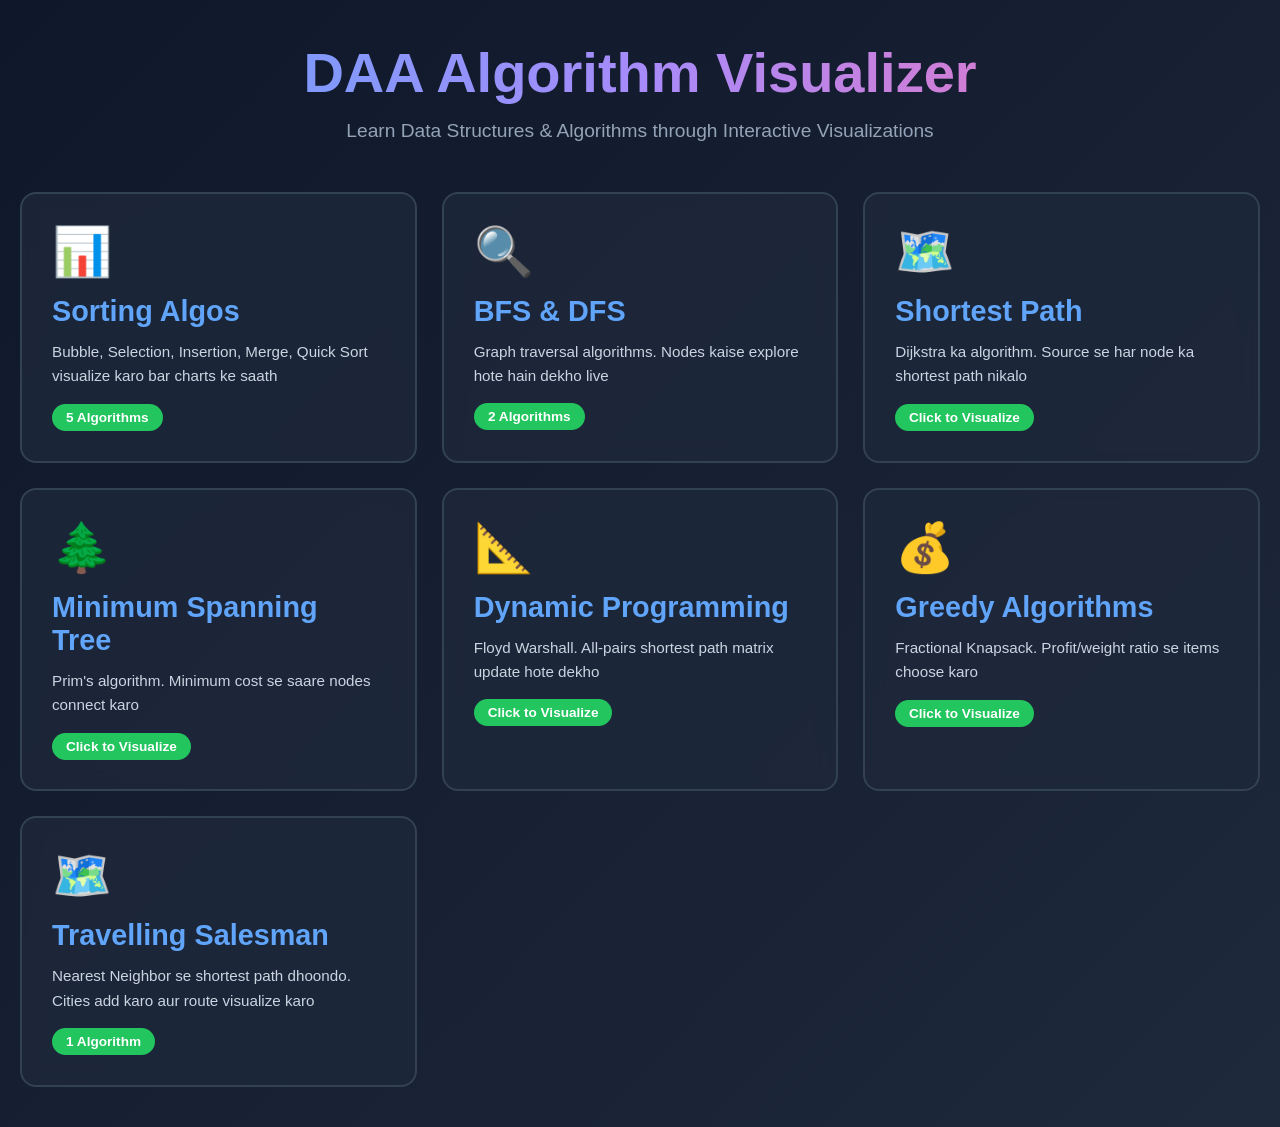
<file: src/main/resources/templates/index.html>
<!DOCTYPE html>
<html lang="en">
<head>
    <meta charset="UTF-8">
    <meta name="viewport" content="width=device-width, initial-scale=1.0">
    <title>DAA Visualizer</title>
    <style>
        * { margin: 0; padding: 0; box-sizing: border-box; }
        body {
            font-family: 'Segoe UI', sans-serif;
            background: linear-gradient(135deg, #0f172a 0%, #1e293b 100%);
            color: white;
            min-height: 100vh;
            padding: 40px 20px;
        }
        .container {
            max-width: 1400px;
            margin: 0 auto;
        }
        h1 {
            text-align: center;
            font-size: 3.5rem;
            margin-bottom: 15px;
            background: linear-gradient(90deg, #60a5fa, #a78bfa, #f472b6);
            -webkit-background-clip: text;
            -webkit-text-fill-color: transparent;
        }
        .subtitle {
            text-align: center;
            color: #94a3b8;
            font-size: 1.2rem;
            margin-bottom: 50px;
        }
        .grid {
            display: grid;
            grid-template-columns: repeat(auto-fit, minmax(350px, 1fr));
            gap: 25px;
            margin-top: 30px;
        }
        .card {
            background: rgba(30, 41, 59, 0.8);
            backdrop-filter: blur(10px);
            border: 2px solid #334155;
            border-radius: 16px;
            padding: 30px;
            text-decoration: none;
            color: white;
            transition: all 0.3s ease;
            cursor: pointer;
            display: block;
        }
        .card:hover {
            transform: translateY(-8px);
            border-color: #3b82f6;
            box-shadow: 0 20px 40px rgba(59, 130, 246, 0.3);
        }
        .card-icon {
            font-size: 3rem;
            margin-bottom: 15px;
        }
        .card h2 {
            color: #60a5fa;
            font-size: 1.8rem;
            margin-bottom: 12px;
        }
        .card p {
            color: #cbd5e1;
            line-height: 1.6;
            margin-bottom: 15px;
            font-size: 0.95rem;
        }
        .badge {
            display: inline-block;
            background: #3b82f6;
            color: white;
            padding: 6px 14px;
            border-radius: 20px;
            font-size: 0.85rem;
            font-weight: 600;
        }
        .badge.ready {
            background: #22c55e;
        }
    </style>
</head>
<body>
    <div class="container">
        <h1>DAA Algorithm Visualizer</h1>
        <p class="subtitle">Learn Data Structures & Algorithms through Interactive Visualizations</p>

        <div class="grid">
            <a href="/sort" class="card">
                <div class="card-icon">📊</div>
                <h2>Sorting Algos</h2>
                <p>Bubble, Selection, Insertion, Merge, Quick Sort visualize karo bar charts ke saath</p>
                <span class="badge ready">5 Algorithms</span>
            </a>

            <a href="/graph-traversal" class="card">
                <div class="card-icon">🔍</div>
                <h2>BFS & DFS</h2>
                <p>Graph traversal algorithms. Nodes kaise explore hote hain dekho live</p>
                <span class="badge ready">2 Algorithms</span>
            </a>

            <a href="/graph-path" class="card">
                <div class="card-icon">🗺️</div>
                <h2>Shortest Path</h2>
                <p>Dijkstra ka algorithm. Source se har node ka shortest path nikalo</p>
                <span class="badge ready">Click to Visualize</span>
            </a>

            <a href="/graph-mst" class="card">
                <div class="card-icon">🌲</div>
                <h2>Minimum Spanning Tree</h2>
                <p>Prim's algorithm. Minimum cost se saare nodes connect karo</p>
                <span class="badge ready">Click to Visualize</span>
            </a>

            <a href="/dp" class="card">
                <div class="card-icon">📐</div>
                <h2>Dynamic Programming</h2>
                <p>Floyd Warshall. All-pairs shortest path matrix update hote dekho</p>
                <span class="badge ready">Click to Visualize</span>
            </a>

            <a href="/greedy" class="card">
                <div class="card-icon">💰</div>
                <h2>Greedy Algorithms</h2>
                <p>Fractional Knapsack. Profit/weight ratio se items choose karo</p>
                <span class="badge ready">Click to Visualize</span>
            </a>

            <a href="/tsp" class="card">
                <div class="card-icon">🗺️</div>
                <h2>Travelling Salesman</h2>
                <p>Nearest Neighbor se shortest path dhoondo. Cities add karo aur route visualize karo</p>
                <span class="badge ready">1 Algorithm</span>
            </a>

            
        </div>
    </div>
</body>
</html>
</file>
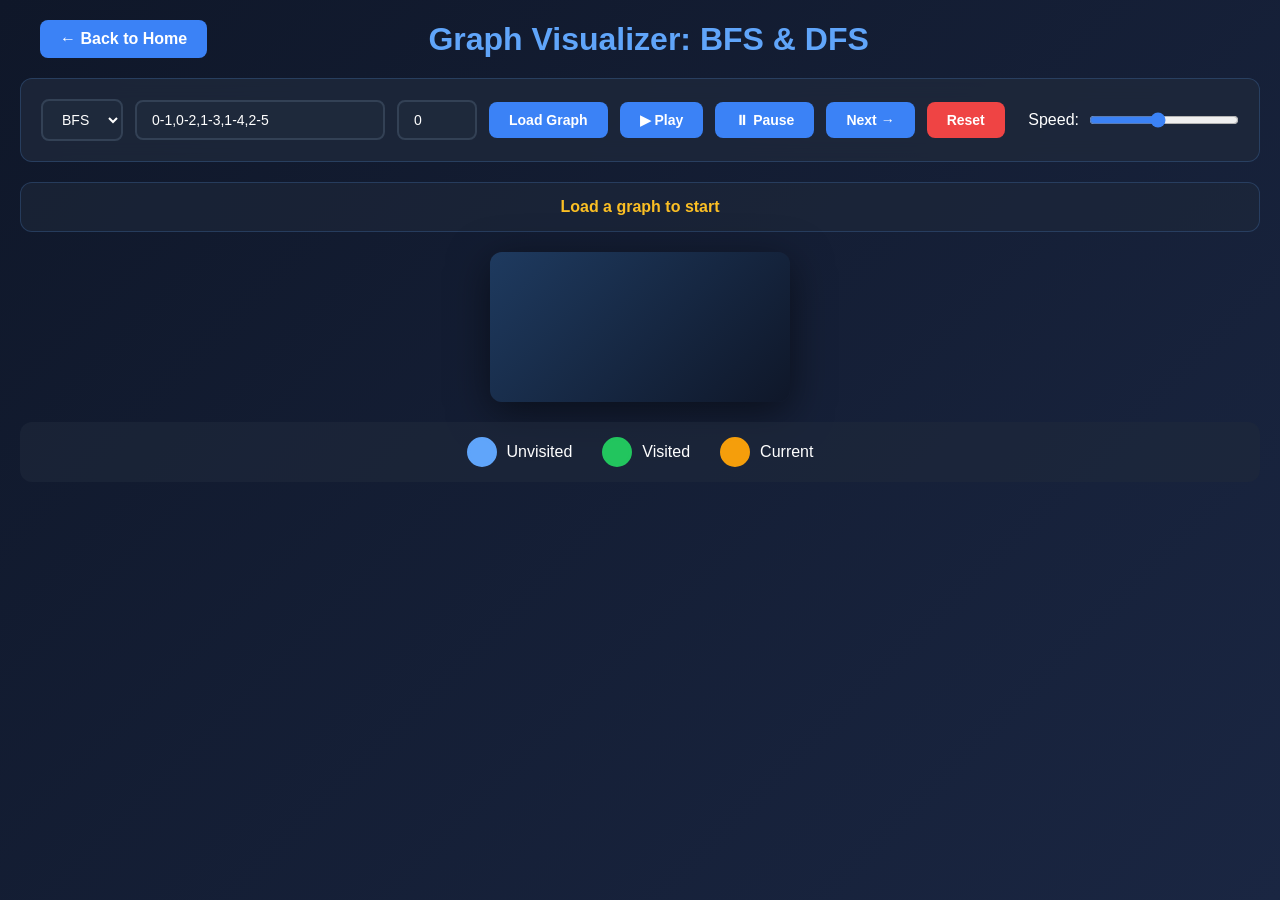
<file: src/main/resources/templates/bfsdfs.html>
<!DOCTYPE html>
<html lang="en">
<head>
    <meta charset="UTF-8">
    <meta name="viewport" content="width=device-width, initial-scale=1.0">
    <title>Graph Visualizer: BFS & DFS</title>
    <script src="https://d3js.org/d3.v7.min.js"></script>
    <style>
        * {
            margin: 0;
            padding: 0;
            box-sizing: border-box;
        }
        body {
            font-family: 'Segoe UI', Tahoma, Geneva, Verdana, sans-serif;
            background: linear-gradient(135deg, #0f1729 0%, #1a2642 100%);
            color: #fff;
            min-height: 100vh;
            padding: 20px;
        }
     .header {
            display: flex;
            align-items: center;
            justify-content: space-between;
            margin-bottom: 20px;
            padding: 0 20px;
        }
     .back-btn {
            background: #3b82f6;
            color: white;
            padding: 10px 20px;
            border: none;
            border-radius: 8px;
            cursor: pointer;
            font-weight: 600;
            text-decoration: none;
            display: inline-block;
        }
     .back-btn:hover {
            background: #2563eb;
        }
        h1 {
            color: #60a5fa;
            font-size: 32px;
            text-align: center;
            flex: 1;
        }
     .control-panel {
            background: rgba(30, 41, 59, 0.8);
            backdrop-filter: blur(10px);
            border-radius: 12px;
            padding: 20px;
            margin-bottom: 20px;
            display: flex;
            gap: 12px;
            align-items: center;
            flex-wrap: wrap;
            border: 1px solid rgba(96, 165, 250, 0.2);
        }
        select, input {
            background: #1e293b;
            color: white;
            border: 2px solid #334155;
            padding: 10px 15px;
            border-radius: 8px;
            font-size: 14px;
            outline: none;
        }
        select:focus, input:focus {
            border-color: #3b82f6;
        }
        input[type="text"] {
            width: 250px;
        }
        input[type="number"] {
            width: 80px;
        }
        button {
            padding: 10px 20px;
            border: none;
            border-radius: 8px;
            cursor: pointer;
            font-weight: 600;
            font-size: 14px;
            transition: all 0.3s;
        }
     .btn-load,.btn-play,.btn-pause,.btn-next {
            background: #3b82f6;
            color: white;
        }
     .btn-load:hover,.btn-play:hover,.btn-pause:hover,.btn-next:hover {
            background: #2563eb;
            transform: translateY(-2px);
        }
     .btn-reset {
            background: #ef4444;
            color: white;
        }
     .btn-reset:hover {
            background: #dc2626;
        }
        button:disabled {
            opacity: 0.5;
            cursor: not-allowed;
            transform: none!important;
        }
     .speed-control {
            display: flex;
            align-items: center;
            gap: 10px;
            margin-left: auto;
        }
     .speed-control input[type="range"] {
            width: 150px;
            accent-color: #3b82f6;
        }
     .step-info {
            background: rgba(30, 41, 59, 0.6);
            border-radius: 12px;
            padding: 15px;
            margin-bottom: 20px;
            text-align: center;
            border: 1px solid rgba(96, 165, 250, 0.2);
        }
     .step-counter {
            color: #fbbf24;
            font-size: 16px;
            font-weight: 600;
        }
        #graph {
            background: linear-gradient(135deg, #1e3a5f 0%, #0f1729 100%);
            border-radius: 12px;
            display: block;
            margin: 0 auto;
            box-shadow: 0 10px 40px rgba(0, 0, 0, 0.5);
        }
     .legend {
            display: flex;
            gap: 30px;
            justify-content: center;
            margin-top: 20px;
            padding: 15px;
            background: rgba(30, 41, 59, 0.6);
            border-radius: 12px;
        }
     .legend-item {
            display: flex;
            align-items: center;
            gap: 10px;
        }
     .legend-circle {
            width: 30px;
            height: 30px;
            border-radius: 50%;
            border: 3px solid;
        }
        /* D3 Graph Styles */
     .link {
            stroke: #475569;
            stroke-width: 2px;
            stroke-opacity: 0.6;
        }
     .link.active {
            stroke: #fbbf24;
            stroke-width: 4px;
            stroke-opacity: 1;
        }
     .node circle {
            stroke-width: 3px;
            cursor: pointer;
        }
     .node.unvisited circle {
            fill: #60a5fa;
            stroke: #60a5fa;
            filter: drop-shadow(0 0 5px #60a5fa);
        }
     .node.visited circle {
            fill: #22c55e;
            stroke: #22c55e;
            filter: drop-shadow(0 0 10px #22c55e);
        }
     .node.current circle {
            fill: #f59e0b;
            stroke: #f59e0b;
            filter: drop-shadow(0 0 20px #f59e0b);
        }
     .node text {
            fill: white;
            font-size: 16px;
            font-weight: bold;
            pointer-events: none;
        }
    </style>
</head>
<body>
    <div class="header">
        <a href="/" class="back-btn">← Back to Home</a>
        <h1>Graph Visualizer: BFS & DFS</h1>
        <div style="width: 150px;"></div>
    </div>

    <div class="control-panel">
        <select id="algoSelect">
            <option value="bfs">BFS</option>
            <option value="dfs">DFS</option>
        </select>

        <input type="text" id="edgesInput" value="0-1,0-2,1-3,1-4,2-5" placeholder="0-1,0-2,1-3">

        <input type="number" id="startNode" value="0" min="0">

        <button class="btn-load" id="loadBtn">Load Graph</button>
        <button class="btn-play" id="playBtn">▶ Play</button>
        <button class="btn-pause" id="pauseBtn">⏸ Pause</button>
        <button class="btn-next" id="nextBtn">Next →</button>
        <button class="btn-reset" id="resetBtn">Reset</button>

        <div class="speed-control">
            <span>Speed:</span>
            <input type="range" id="speed" min="1" max="10" value="5">
        </div>
    </div>

    <div class="step-info">
        <div class="step-counter" id="message">Load a graph to start</div>
    </div>

    <svg id="graph"></svg>

    <div class="legend">
        <div class="legend-item">
            <div class="legend-circle" style="background: #60a5fa; border-color: #60a5fa;"></div>
            <span>Unvisited</span>
        </div>
        <div class="legend-item">
            <div class="legend-circle" style="background: #22c55e; border-color: #22c55e;"></div>
            <span>Visited</span>
        </div>
        <div class="legend-item">
            <div class="legend-circle" style="background: #f59e0b; border-color: #f59e0b;"></div>
            <span>Current</span>
        </div>
    </div>

    <script>
        const svg = d3.select("#graph");
        const width = window.innerWidth - 80;
        const height = 600;
        svg.attr("width", width).attr("height", height);

        let nodes = [], links = [], steps = [];
        let currentStep = 0, isPlaying = false, playInterval;

        const simulation = d3.forceSimulation()
          .force("link", d3.forceLink().id(d => d.id).distance(120))
          .force("charge", d3.forceManyBody().strength(-400))
          .force("center", d3.forceCenter(width / 2, height / 2));

        function drawGraph(edgesStr) {
            // Parse edges "0-1,0-2" -> nodes + links
            const edgeList = edgesStr.split(',').map(e => e.trim().split('-').map(Number));
            const nodeSet = new Set();
            edgeList.forEach(([u, v]) => { nodeSet.add(u); nodeSet.add(v); });

            nodes = Array.from(nodeSet).map(id => ({ id, visited: false }));
            links = edgeList.map(([source, target]) => ({ source, target }));

            svg.selectAll("*").remove();

            const link = svg.append("g")
              .selectAll("line")
              .data(links)
              .join("line")
              .attr("class", "link");

            const node = svg.append("g")
              .selectAll("g")
              .data(nodes)
              .join("g")
              .attr("class", "node unvisited")
              .call(d3.drag()
                  .on("start", dragstarted)
                  .on("drag", dragged)
                  .on("end", dragended));

            node.append("circle").attr("r", 25);
            node.append("text")
              .attr("dy", 5)
              .attr("text-anchor", "middle")
              .text(d => d.id);

            simulation.nodes(nodes).on("tick", ticked);
            simulation.force("link").links(links);
            simulation.alpha(1).restart();

            function ticked() {
                link.attr("x1", d => d.source.x)
                  .attr("y1", d => d.source.y)
                  .attr("x2", d => d.target.x)
                  .attr("y2", d => d.target.y);
                node.attr("transform", d => `translate(${d.x},${d.y})`);
            }
        }

        function dragstarted(event, d) {
            if (!event.active) simulation.alphaTarget(0.3).restart();
            d.fx = d.x; d.fy = d.y;
        }
        function dragged(event, d) {
            d.fx = event.x; d.fy = event.y;
        }
        function dragended(event, d) {
            if (!event.active) simulation.alphaTarget(0);
            d.fx = null; d.fy = null;
        }

        async function loadGraph() {
            const algo = document.getElementById('algoSelect').value;
            const edges = document.getElementById('edgesInput').value;
            const start = document.getElementById('startNode').value;

            if (!edges) return alert("Edges daal bhai");

            drawGraph(edges);

            try {
                document.getElementById('message').textContent = 'Loading...';
                const res = await fetch(`/graph/${algo}?start=${start}&edges=${edges}`);
                if (!res.ok) throw new Error('Backend error');
                steps = await res.json();
                currentStep = 0;
                updateVisualization();
                document.getElementById('message').textContent = `Graph loaded. ${steps.length} steps. Click Play or Next.`;
            } catch (err) {
                alert("Backend error: " + err);
                document.getElementById('message').textContent = 'Error: Check console';
            }
        }

        function updateVisualization() {
            if (currentStep >= steps.length) {
                stopAnimation();
                return;
            }

            const step = steps[currentStep];
            document.getElementById('message').textContent = `Step ${currentStep + 1}/${steps.length}: ${step.message || ''}`;

            // Reset all
            svg.selectAll(".node").attr("class", "node unvisited");
            svg.selectAll(".link").attr("class", "link");

            // FIX: Handle null/undefined visited
            const visitedNodes = Array.isArray(step.visited)? step.visited : [];

            // Mark visited nodes
            visitedNodes.forEach(id => {
                svg.selectAll(".node").filter(d => d.id === id)
                  .attr("class", "node visited");
            });

            // Mark current node
            if (step.currentNode!== -1 && step.currentNode!== undefined) {
                svg.selectAll(".node").filter(d => d.id === step.currentNode)
                  .attr("class", "node current");
            }

            // FIX: Handle currentEdge instead of edges
            const currentEdge = step.currentEdge || [];
            if (currentEdge.length > 0) {
                const [u, v] = currentEdge;
                svg.selectAll(".link").filter(d =>
                    (d.source.id === u && d.target.id === v) || (d.source.id === v && d.target.id === u)
                ).attr("class", "link active");
            }
        }

        function playAnimation() {
            if (isPlaying) return;
            isPlaying = true;
            const speed = 11 - document.getElementById('speed').value;
            playInterval = setInterval(() => {
                if (currentStep < steps.length - 1) {
                    currentStep++;
                    updateVisualization();
                } else {
                    stopAnimation();
                }
            }, speed * 200);
        }

        function stopAnimation() {
            isPlaying = false;
            clearInterval(playInterval);
        }

        function nextStep() {
            if (currentStep < steps.length - 1) {
                currentStep++;
                updateVisualization();
            }
        }

        function resetGraph() {
            stopAnimation();
            currentStep = 0;
            if (steps.length > 0) updateVisualization();
        }

        // Event listeners
        document.getElementById('loadBtn').onclick = loadGraph;
        document.getElementById('playBtn').onclick = playAnimation;
        document.getElementById('pauseBtn').onclick = stopAnimation;
        document.getElementById('nextBtn').onclick = nextStep;
        document.getElementById('resetBtn').onclick = resetGraph;

        // Auto load on page open
        window.onload = loadGraph;
    </script>
</body>
</html>
</file>
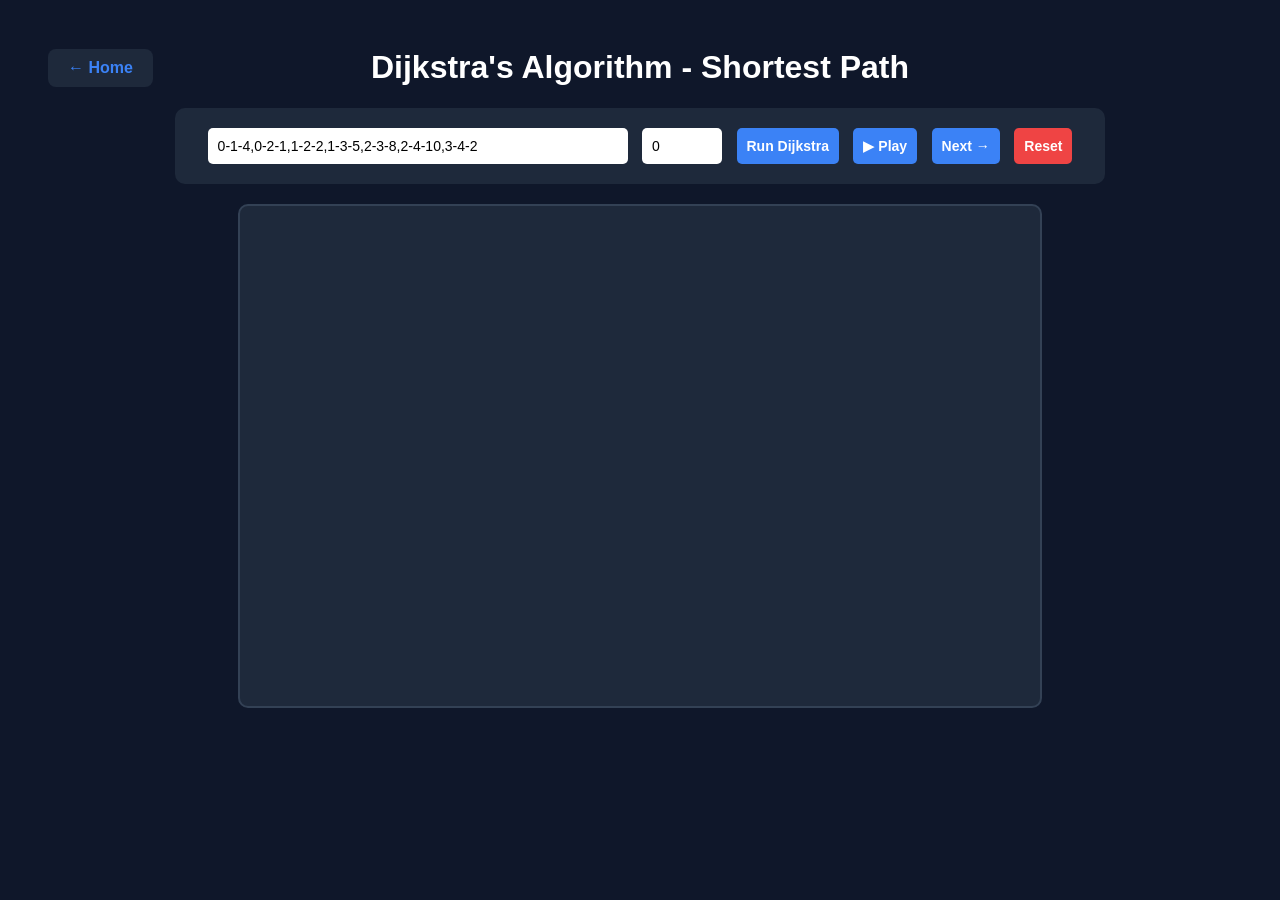
<file: src/main/resources/templates/dijkstra.html>
<!DOCTYPE html>
<html>
<head>
    <meta charset="UTF-8">
    <title>Dijkstra Visualizer</title>
    <style>
        body { font-family: Arial; background: #0f172a; color: white; text-align: center; padding: 20px; }
       .header { position: relative; margin-bottom: 20px; }
       .back-btn { position: absolute; top: 0; left: 20px; color: #3b82f6; text-decoration: none; padding: 10px 20px; background: #1e293b; border-radius: 8px; font-weight: bold; }
       .back-btn:hover { background: #334155; }
       .controls { background: #1e293b; padding: 15px; border-radius: 10px; margin: 20px auto; max-width: 900px; }
        input, button { padding: 10px; margin: 5px; border-radius: 5px; border: none; font-size: 14px; }
        button { background: #3b82f6; color: white; cursor: pointer; font-weight: bold; }
        button:hover { background: #2563eb; }
       .btn-reset { background: #ef4444; }
       .btn-reset:hover { background: #dc2626; }
        #graph { margin: 20px auto; border: 2px solid #334155; border-radius: 10px; background: #1e293b; display: block; }
       .node { fill: #3b82f6; stroke: white; stroke-width: 2; transition: all 0.3s; }
       .node.visited { fill: #8b5cf6; }
       .node.current { fill: #f59e0b; stroke: #f59e0b; stroke-width: 4; }
       .node.path { fill: #22c55e; stroke: #22c55e; stroke-width: 4; filter: drop-shadow(0 0 10px #22c55e); }
       .edge { stroke: #475569; stroke-width: 2; transition: all 0.3s; }
       .edge.relaxed { stroke: #22c55e; stroke-width: 5; filter: drop-shadow(0 0 5px #22c55e); }
       .edge.path { stroke: #fbbf24; stroke-width: 7; filter: drop-shadow(0 0 8px #fbbf24); }
        text { fill: white; font-size: 14px; font-weight: bold; pointer-events: none; }
    </style>
</head>
<body>
    <div class="header">
        <a href="/" class="back-btn">← Home</a>
        <h1>Dijkstra's Algorithm - Shortest Path</h1>
    </div>

    <div class="controls">
        <input type="text" id="edges" value="0-1-4,0-2-1,1-2-2,1-3-5,2-3-8,2-4-10,3-4-2" style="width: 400px;" placeholder="u-v-weight,u-v-weight">
        <input type="number" id="start" value="0" style="width:60px;">
        <button onclick="load()">Run Dijkstra</button>
        <button onclick="play()">▶ Play</button>
        <button onclick="next()">Next →</button>
        <button class="btn-reset" onclick="reset()">Reset</button>
    </div>
    <div id="msg" style="font-size:20px;color:#22d3ee;margin:15px;font-weight:bold;"></div>
    <div id="step" style="color:#94a3b8;margin:10px;font-size:16px;"></div>
    <svg id="graph" width="800" height="500"></svg>

    <script th:inline="none">
        let steps = [], idx = 0, timer = null;
        let originalEdges = "0-1-4,0-2-1,1-2-2,1-3-5,2-3-8,2-4-10,3-4-2";

        const positions = [
            [100,250], // 0
            [300,100], // 1
            [300,400], // 2
            [500,100], // 3
            [500,400] // 4
        ];

        async function load() {
            const edges = document.getElementById('edges').value;
            originalEdges = edges;
            const start = document.getElementById('start').value;

            try {
                document.getElementById('msg').textContent = 'Loading steps...';
                const res = await fetch('/graph/dijkstra?start=' + start + '&edges=' + encodeURIComponent(edges));
                if (!res.ok) throw new Error('Backend error: ' + res.status);
                steps = await res.json();
                idx = 0;
                draw();
            } catch (err) {
                alert('Error: ' + err.message);
                document.getElementById('msg').textContent = 'Error loading steps';
            }
        }

        function draw() {
            if (idx >= steps.length) return;
            const s = steps[idx];

            let msg = s.message || '';
            if (s.totalCost > 0 && s.totalCost < 1000000) {
                msg += ' | Total Cost: ' + s.totalCost;
            }
            document.getElementById('msg').textContent = msg;
            document.getElementById('step').textContent = 'Step: ' + (idx+1) + ' / ' + steps.length;

            const svg = document.getElementById('graph');
            svg.innerHTML = '';

            const edgeList = document.getElementById('edges').value.split(',');

            // Path ke edges set bana le
            const pathEdges = new Set();
            if (s.path && s.path.length > 1) {
                for (let i = 0; i < s.path.length - 1; i++) {
                    const u = s.path[i];
                    const v = s.path[i + 1];
                    pathEdges.add(u + '-' + v);
                    pathEdges.add(v + '-' + u);
                }
            }

            // Edges draw
            edgeList.forEach(e => {
                const parts = e.trim().split('-');
                if (parts.length < 3) return;
                const u = parseInt(parts[0]);
                const v = parseInt(parts[1]);
                const w = parseInt(parts[2]);

                if (u >= positions.length || v >= positions.length) return;

                const line = document.createElementNS('http://www.w3.org/2000/svg','line');
                line.setAttribute('x1',positions[u][0]);
                line.setAttribute('y1',positions[u][1]);
                line.setAttribute('x2',positions[v][0]);
                line.setAttribute('y2',positions[v][1]);

                let className = 'edge';

                // Priority: Path > CurrentEdge > Normal
                if (pathEdges.has(u + '-' + v)) {
                    className = 'edge path';
                }
                if (s.currentEdge && s.currentEdge[0]===u && s.currentEdge[1]===v) {
                    className = 'edge relaxed';
                }

                line.setAttribute('class', className);
                svg.appendChild(line);

                const text = document.createElementNS('http://www.w3.org/2000/svg','text');
                text.setAttribute('x',(positions[u][0]+positions[v][0])/2);
                text.setAttribute('y',(positions[u][1]+positions[v][1])/2 - 12);
                text.textContent = w;
                svg.appendChild(text);
            });

            // Nodes draw
            for(let i=0; i<positions.length; i++) {
                const circle = document.createElementNS('http://www.w3.org/2000/svg','circle');
                circle.setAttribute('cx',positions[i][0]);
                circle.setAttribute('cy',positions[i][1]);

                let className = 'node';
                let radius = 25;

                // Path wale nodes green + bade + glow
                if (s.path && s.path.includes(i)) {
                    className = 'node path';
                    radius = 28;
                }

                if (s.visitedNodes && s.visitedNodes.includes(i)) {
                    className += ' visited';
                }
                if (i === s.currentNode) {
                    className += ' current';
                    radius = 30;
                }

                circle.setAttribute('class', className);
                circle.setAttribute('r', radius);
                svg.appendChild(circle);

                const text = document.createElementNS('http://www.w3.org/2000/svg','text');
                text.setAttribute('x',positions[i][0]);
                text.setAttribute('y',positions[i][1]+5);
                text.setAttribute('text-anchor','middle');
                text.textContent = i;
                svg.appendChild(text);
            }
        }

        function play() {
            if (timer) return;
            if (steps.length === 0) { load(); return; }
            timer = setInterval(() => {
                if (idx < steps.length-1) {
                    idx++;
                    draw();
                } else {
                    pause();
                }
            }, 1000);
        }

        function pause() {
            clearInterval(timer);
            timer = null;
        }

        function next() {
            pause();
            if (idx < steps.length-1) {
                idx++;
                draw();
            }
        }

        function reset() {
            pause();
            idx = 0;
            document.getElementById('edges').value = originalEdges;
            document.getElementById('msg').textContent = 'Reset done. Click Run Dijkstra';
            document.getElementById('step').textContent = '';
            document.getElementById('graph').innerHTML = '';
        }
    </script>
</body>
</html>
</file>
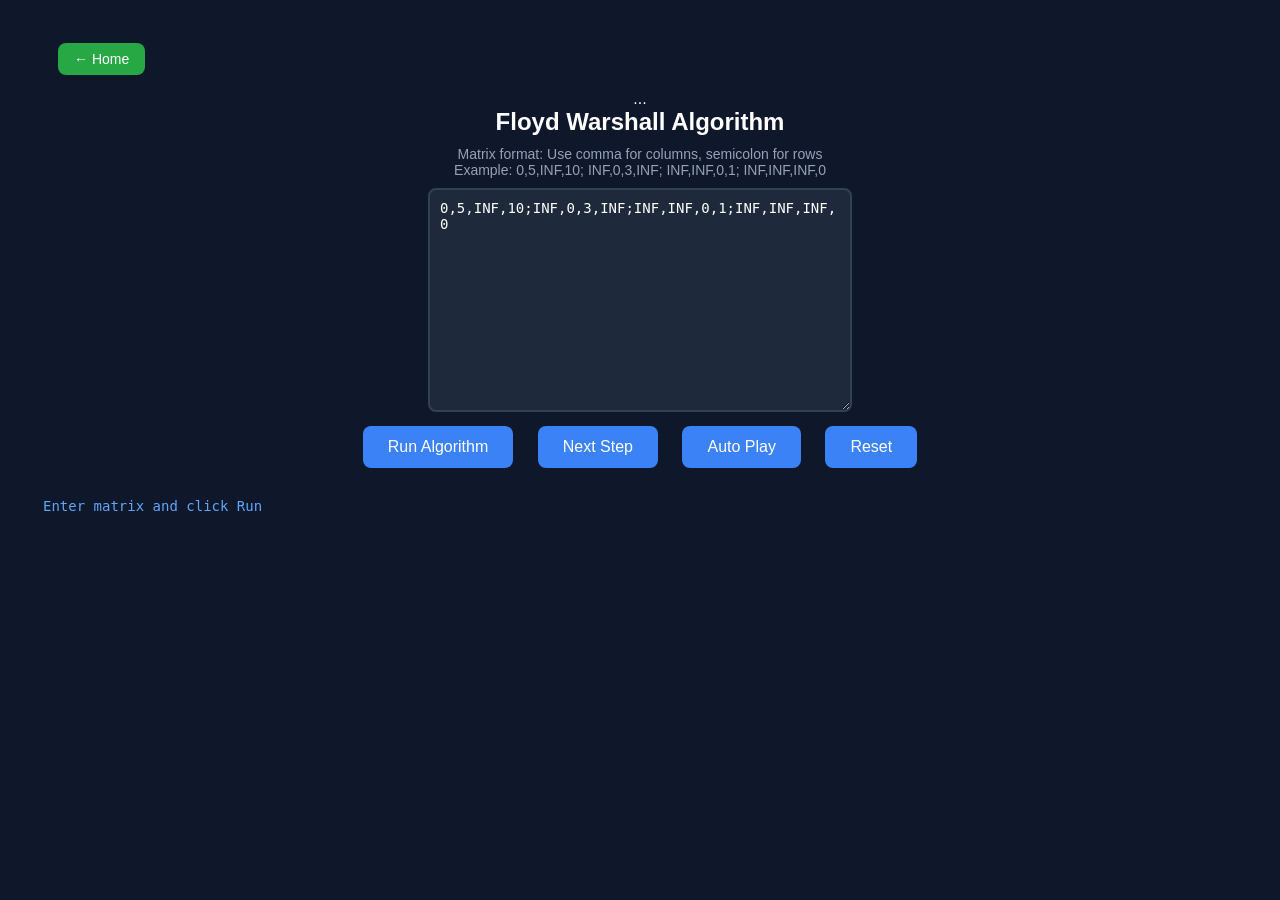
<file: src/main/resources/templates/floyd.html>
<!DOCTYPE html>
<html>
<head>
    <title>Floyd Warshall Visualizer</title>
    <style>
        body { font-family: Arial; background: #0f172a; color: white; padding: 20px; text-align: center; }
        textarea { width: 400px; height: 200px; background: #1e293b; color: white; border: 2px solid #334155; border-radius: 8px; padding: 10px; font-size: 14px; }
        button { padding: 12px 25px; margin: 10px; background: #3b82f6; color: white; border: none; border-radius: 8px; cursor: pointer; font-size: 16px; }
        button:hover { background: #2563eb; }
        table { border-collapse: collapse; margin: 20px auto; }
        td { border: 2px solid #334155; padding: 15px; min-width: 60px; text-align: center; font-size: 16px; background: #1e293b; transition: all 0.3s; }
        td.updated { background: #22c55e; color: black; font-weight: bold; transform: scale(1.1); }
        td.diagonal { background: #334155; }
       .info { font-size: 18px; margin: 15px; color: #60a5fa; }
       .format { color: #94a3b8; font-size: 14px; margin: 10px; }

       #info {
    white-space: pre-line; /* \n ko line break bana dega */
    font-family: monospace;
    font-size: 14px;
    text-align: left;
    margin-top: 20px;
}

button:last-child {
    background: #28a745;
    margin-left: 10px;
}
button:last-child:hover {
    background: #218838;
}
.topbar {
    display: flex;
    align-items: center;
    gap: 20px;
    padding: 15px 20px;


    position: sticky;
    top: 0;
    z-index: 100;
}

.home-btn {
    background: #6c757d;
    padding: 8px 16px;
    font-size: 14px;
    margin: 0;
}
.home-btn:hover {
    background: #5a6268;
}

h1 {
    margin: 0;
    font-size: 24px;
}
    </style>
</head>
<body>

    <body>
    <!-- Home button top-left -->
    <div class="topbar">
        <button class="home-btn" onclick="goHome()">← Home</button>
    </div>
    
    <div class="container">
        ...
    <h1>Floyd Warshall Algorithm</h1>
    <p class="format">Matrix format: Use comma for columns, semicolon for rows<br>
    Example: 0,5,INF,10; INF,0,3,INF; INF,INF,0,1; INF,INF,INF,0</p>

    <textarea id="matrixInput">0,5,INF,10;INF,0,3,INF;INF,INF,0,1;INF,INF,INF,0</textarea>
    <br>
    <button onclick="runFloyd()">Run Algorithm</button>
    <button onclick="nextStep()">Next Step</button>
    <button onclick="autoPlay()">Auto Play</button>
    <button onclick="reset()">Reset</button>

    <div class="info" id="info">Enter matrix and click Run</div>
    <div id="tableDiv"></div>
   
</div>

    <script>

        function goHome() {
    window.location.href = '/';
}
    let steps = [];
    let currentStep = 0;
    let timer = null;
    const INF = 999;

    async function runFloyd() {
        const input = document.getElementById('matrixInput').value.trim();

        if (!input) {
            alert('Matrix daal bhai!');
            return;
        }

        try {
            const matrix = parseMatrix(input);
            console.log('Sending matrix:', matrix); // debug ke liye

            document.getElementById('info').textContent = 'Loading...';

            // IMPORTANT: /dp/floyd hai, sirf /floyd nahi
            const res = await fetch('/dp/floyd', {
                method: 'POST',
                headers: {'Content-Type': 'application/json'},
                body: JSON.stringify(matrix)
            });

            if (!res.ok) {
                throw new Error('Server error: ' + res.status);
            }

            steps = await res.json();
            currentStep = 0;
            drawTable();
        } catch (err) {
            alert('Error: ' + err.message);
            console.error(err);
            document.getElementById('info').textContent = 'Error loading steps';
        }
    }

    function parseMatrix(str) {
        return str.split(';').map(row =>
            row.split(',').map(val => {
                val = val.trim().toUpperCase();
                return val === 'INF'? INF : parseInt(val);
            })
        );
    }

    function drawTable() {
        if (steps.length === 0) return;
        const step = steps[currentStep];
        const dist = step.dist;
        let html = '<table>';

        for (let i = 0; i < dist.length; i++) {
            html += '<tr>';
            for (let j = 0; j < dist[i].length; j++) {
                let className = '';
                if (i === j) className = 'diagonal';
                if (step.updated && i === step.i && j === step.j) className = 'updated';

                let val = dist[i][j] >= INF? 'INF' : dist[i][j];
                html += `<td class="${className}">${val}</td>`;
            }
            html += '</tr>';
        }
        html += '</table>';

        document.getElementById('tableDiv').innerHTML = html;
        document.getElementById('info').innerHTML =
            `Step ${currentStep}/${steps.length-1}: ${step.message}<br>` +
            (step.k >= 0? `k=${step.k}, checking ${step.i} → ${step.j}` : '');
    }

    function nextStep() {
        if (currentStep < steps.length - 1) {
            currentStep++;
            drawTable();
        }
    }

    function autoPlay() {
        if (timer) {
            clearInterval(timer);
            timer = null;
            return;
        }
        timer = setInterval(() => {
            if (currentStep < steps.length - 1) {
                nextStep();
            } else {
                clearInterval(timer);
                timer = null;
            }
        }, 500);
    }

    function reset() {
        clearInterval(timer);
        timer = null;
        currentStep = 0;
        document.getElementById('info').textContent = 'Enter matrix and click Run';
        document.getElementById('tableDiv').innerHTML = '';
    }
</script>
</body>
</html>
</file>
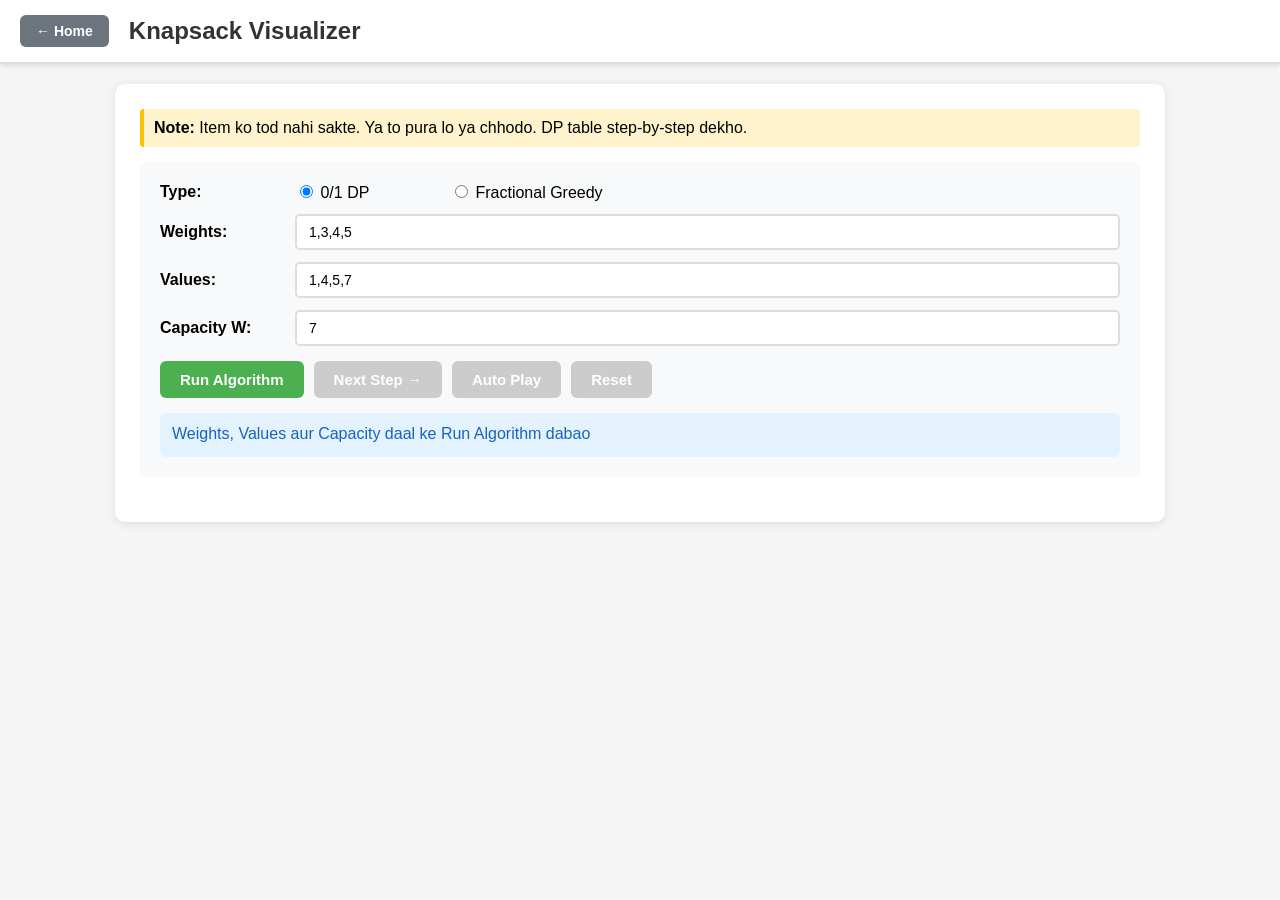
<file: src/main/resources/templates/knapsack.html>
<!DOCTYPE html>
<html xmlns:th="http://www.thymeleaf.org">
<head>
    <meta charset="UTF-8">
    <title>Knapsack Visualizer</title>
    <style>
        body {
            font-family: 'Segoe UI', Arial, sans-serif;
            background: #f5f5f5;
            margin: 0;
            padding: 0;
        }
  .topbar {
            display: flex;
            align-items: center;
            gap: 20px;
            padding: 15px 20px;
            background: #fff;
            border-bottom: 2px solid #ddd;
            position: sticky;
            top: 0;
            z-index: 100;
            box-shadow: 0 2px 4px rgba(0,0,0,0.1);
        }
  .home-btn {
            background: #6c757d;
            color: white;
            border: none;
            padding: 8px 16px;
            border-radius: 6px;
            cursor: pointer;
            font-size: 14px;
        }
  .home-btn:hover {
            background: #5a6268;
        }
        h1 {
            margin: 0;
            font-size: 24px;
            color: #333;
        }
  .container {
            max-width: 1000px;
            margin: 20px auto;
            background: white;
            padding: 25px;
            border-radius: 10px;
            box-shadow: 0 2px 10px rgba(0,0,0,0.1);
        }
  .input-section {
            background: #f8f9fa;
            padding: 20px;
            border-radius: 8px;
            margin-bottom: 20px;
        }
  .input-row {
            display: flex;
            gap: 15px;
            margin-bottom: 12px;
            align-items: center;
            flex-wrap: wrap;
        }
  .input-row label {
            min-width: 120px;
            font-weight: 600;
        }
        input[type="text"], input[type="number"] {
            flex: 1;
            min-width: 200px;
            padding: 8px 12px;
            border: 2px solid #ddd;
            border-radius: 5px;
            font-size: 14px;
        }
        input:focus {
            border-color: #4CAF50;
            outline: none;
        }
  .btn-group {
            display: flex;
            gap: 10px;
            margin-top: 15px;
        }
        button {
            background: #4CAF50;
            color: white;
            border: none;
            padding: 10px 20px;
            border-radius: 6px;
            cursor: pointer;
            font-size: 15px;
            font-weight: 600;
        }
        button:hover {
            background: #45a049;
        }
        button:disabled {
            background: #ccc;
            cursor: not-allowed;
        }
  .btn-secondary {
            background: #2196F3;
        }
  .btn-secondary:hover {
            background: #0b7dda;
        }
        #message {
            margin-top: 15px;
            padding: 12px;
            border-radius: 6px;
            background: #e3f2fd;
            color: #1565c0;
            font-weight: 500;
            min-height: 20px;
        }
  .table-container {
            overflow-x: auto;
            margin-top: 20px;
        }
        table {
            border-collapse: collapse;
            margin: 0 auto;
        }
        th, td {
            border: 2px solid #ddd;
            padding: 10px 14px;
            text-align: center;
            min-width: 50px;
            font-size: 14px;
        }
        th {
            background: #4CAF50;
            color: white;
            font-weight: 600;
            position: sticky;
            top: 0;
        }
  .current-cell {
            background: #ffeb3b!important;
            font-weight: bold;
            border: 3px solid #ff9800!important;
        }
  .updated-cell {
            background: #a5d6a7!important;
            animation: flash 0.5s;
        }
  .taken-row {
            background: #c8e6c9;
        }
        @keyframes flash {
            0% { background: #4CAF50; color: white; }
            100% { background: #a5d6a7; }
        }
  .info {
            background: #fff3cd;
            padding: 10px;
            border-left: 4px solid #ffc107;
            margin-bottom: 15px;
            border-radius: 4px;
        }
    </style>
</head>
<body>
    <div class="topbar">
        <button class="home-btn" onclick="goHome()">← Home</button>
        <h1>Knapsack Visualizer</h1>
    </div>

    <div class="container">
        <div class="info" id="infoBox">
            <b>Note:</b> Item ko tod nahi sakte. Ya to pura lo ya chhodo. DP table step-by-step dekho.
        </div>

        <div class="input-section">
            <div class="input-row">
                <label>Type:</label>
                <label style="font-weight:400; cursor:pointer;">
                    <input type="radio" name="knapType" value="01" checked onchange="updateInfo()"> 0/1 DP
                </label>
                <label style="font-weight:400; cursor:pointer; margin-left:20px;">
                    <input type="radio" name="knapType" value="fractional" onchange="updateInfo()"> Fractional Greedy
                </label>
            </div>

            <div class="input-row">
                <label>Weights:</label>
                <input type="text" id="weights" placeholder="1,3,4,5" value="1,3,4,5">
            </div>
            <div class="input-row">
                <label>Values:</label>
                <input type="text" id="values" placeholder="1,4,5,7" value="1,4,5,7">
            </div>
            <div class="input-row">
                <label>Capacity W:</label>
                <input type="number" id="capacity" placeholder="7" value="7" min="1">
            </div>

            <div class="btn-group">
                <button onclick="runKnapsack()">Run Algorithm</button>
                <button class="btn-secondary" onclick="nextStep()" id="nextBtn" disabled>Next Step →</button>
                <button class="btn-secondary" onclick="autoPlay()" id="autoBtn" disabled>Auto Play</button>
                <button onclick="reset()" id="resetBtn" disabled>Reset</button>
            </div>

            <div id="message">Weights, Values aur Capacity daal ke Run Algorithm dabao</div>
        </div>

        <div class="table-container" id="tableDiv"></div>
    </div>

<script>
let steps = [];
let currentStep = -1;
let autoPlayInterval = null;

function goHome() {
    window.location.href = '/';
}

function updateInfo() {
    const type = document.querySelector('input[name="knapType"]:checked').value;
    const info = document.getElementById('infoBox');
    if (type === '01') {
        info.innerHTML = '<b>Note:</b> Item ko tod nahi sakte. Ya to pura lo ya chhodo. DP table step-by-step dekho.';
    } else {
        info.innerHTML = '<b>Note:</b> Fractional Knapsack - Item ko tod sakte hain. Value/Weight ratio se greedy choose karta hai.';
    }
}

async function runKnapsack() {
    // .replace(/\s+/g, '') se saare space hata do
    const weights = document.getElementById('weights').value.trim().replace(/\s+/g, '');
    const values = document.getElementById('values').value.trim().replace(/\s+/g, '');
    const capacity = document.getElementById('capacity').value.trim();
    const type = document.querySelector('input[name="knapType"]:checked').value;

    if (!weights ||!values ||!capacity) {
        alert('Sab fields bharo bhai!');
        return;
    }

    // Check karo count same hai ya nahi
    const wCount = weights.split(',').filter(s => s!=='').length;
    const vCount = values.split(',').filter(s => s!=='').length;
    if (wCount!== vCount) {
        alert(`Error: Weights me ${wCount} item hai, Values me ${vCount} item hai. Dono same rakho!`);
        return;
    }

    const formData = new FormData();
    formData.append('capacity', capacity);
    formData.append('weights', weights);
    formData.append('values', values);

    // baaki code same...

    let url, method;

    if (type === '01') {
        url = '/knapsack';
        method = 'POST';
    } else {
        url = '/greedy/knapsack';
        method = 'GET';
    }

    try {
        let response;
        if (method === 'POST') {
            response = await fetch(url, {
                method: 'POST',
                body: formData
            });
        } else {
            const query = new URLSearchParams(formData).toString();
            response = await fetch(`${url}?${query}`, { method: 'GET' });
        }

        if (!response.ok) {
            const errText = await response.text();
            throw new Error(`Server error ${response.status}: ${errText}`);
        }

        steps = await response.json();

        if (!Array.isArray(steps) || steps.length === 0) {
            throw new Error('Backend se steps array nahi aaya');
        }

        currentStep = 0;
        document.getElementById('nextBtn').disabled = false;
        document.getElementById('autoBtn').disabled = false;
        document.getElementById('resetBtn').disabled = false;
        showStep();
    } catch (e) {
        alert('Error: ' + e.message);
        console.error('Full error:', e);
        document.getElementById('message').textContent = 'Error: ' + e.message;
    }
}

function showStep() {
    if (!steps ||!Array.isArray(steps) || steps.length === 0) {
        document.getElementById('message').textContent = 'Error: Steps load nahi hue.';
        return;
    }

    if (currentStep >= steps.length || currentStep < 0) {
        document.getElementById('message').innerHTML = '<b>Algorithm Complete!</b>';
        document.getElementById('nextBtn').disabled = true;
        document.getElementById('autoBtn').disabled = true;
        return;
    }

    const step = steps[currentStep];
    if (!step) {
        document.getElementById('message').textContent = `Error: Step ${currentStep} undefined hai.`;
        return;
    }

    const msg = step.message || 'No message';
    document.getElementById('message').textContent = `Step ${currentStep + 1}/${steps.length}: ${msg}`;
    renderTable(step);
}

function renderTable(step) {
    if (!step) return;

    if (step.taken!== undefined) {
        renderFractionalTable(step);
    } else if (step.dp!== undefined) {
        render01Table(step);
    } else {
        document.getElementById('tableDiv').innerHTML = '<p>Table render nahi ho pa raha.</p>';
    }
}

function renderFractionalTable(step) {
    const taken = step.taken || [];
    const n = taken.length;

    let html = '<table><tr><th>Item</th><th>Weight Taken</th><th>Status</th></tr>';

    for (let i = 0; i < n; i++) {
        const rowClass = (i === step.currentItem)? 'class="taken-row"' : '';
        let status = 'Not Taken';
        if (taken[i] > 0) status = 'Taken';
        if (i === step.currentItem) status = 'Processing...';

        html += `<tr ${rowClass}>
                    <th>Item ${i}</th>
                    <td>${taken[i].toFixed(2)}</td>
                    <td>${status}</td>
                 </tr>`;
    }

    html += `<tr style="background:#e8f5e9; font-weight:bold;">
                <th>Total</th>
                <td>Remaining: ${(step.remainingCapacity || 0).toFixed(2)}</td>
                <td>Value: ${(step.totalValue || 0).toFixed(2)}</td>
             </tr>`;
    html += '</table>';

    document.getElementById('tableDiv').innerHTML = html;
}

function render01Table(step) {
    const dp = step.dp;
    if (!dp || dp.length === 0) return;

    const n = dp.length - 1;
    const W = dp[0].length - 1;

    let html = '<table><tr><th>Item\\W</th>';

    for (let w = 0; w <= W; w++) {
        html += `<th>${w}</th>`;
    }
    html += '</tr>';

    for (let i = 0; i <= n; i++) {
        const rowClass = (i === step.item)? 'class="taken-row"' : '';
        html += `<tr ${rowClass}><th>Item ${i}</th>`;

        for (let w = 0; w <= W; w++) {
            let cellClass = '';
            if (i === step.item && w === step.capacity) {
                cellClass = 'class="current-cell"';
            } else if (step.prevValue!== undefined && dp[i][w]!== step.prevValue && i === step.item && w === step.capacity) {
                cellClass = 'class="updated-cell"';
            }
            html += `<td ${cellClass}>${dp[i][w]}</td>`;
        }
        html += '</tr>';
    }
    html += '</table>';

    document.getElementById('tableDiv').innerHTML = html;
}

function nextStep() {
    currentStep++;
    showStep();
}

function autoPlay() {
    const btn = document.getElementById('autoBtn');
    if (autoPlayInterval) {
        clearInterval(autoPlayInterval);
        autoPlayInterval = null;
        btn.textContent = 'Auto Play';
    } else {
        btn.textContent = 'Pause';
        autoPlayInterval = setInterval(() => {
            if (currentStep < steps.length - 1) {
                nextStep();
            } else {
                clearInterval(autoPlayInterval);
                autoPlayInterval = null;
                btn.textContent = 'Auto Play';
            }
        }, 800);
    }
}

function reset() {
    clearInterval(autoPlayInterval);
    autoPlayInterval = null;
    steps = [];
    currentStep = -1;
    document.getElementById('tableDiv').innerHTML = '';
    document.getElementById('message').textContent = 'Reset ho gaya. Naye input daalo';
    document.getElementById('nextBtn').disabled = true;
    document.getElementById('autoBtn').disabled = true;
    document.getElementById('autoBtn').textContent = 'Auto Play';
    document.getElementById('resetBtn').disabled = true;
}
</script>
</body>
</html>
</file>
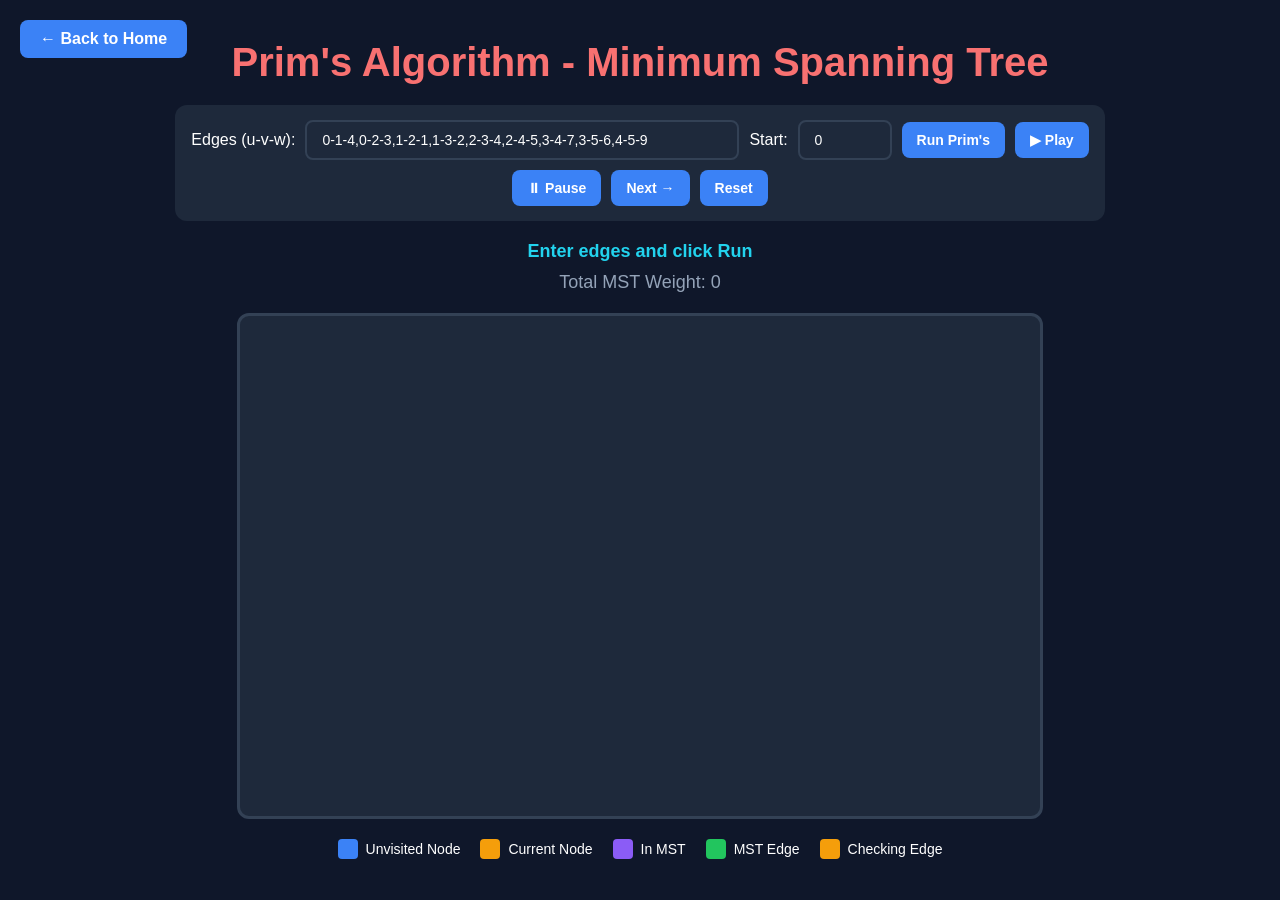
<file: src/main/resources/templates/prims.html>
<!DOCTYPE html>
<html>
<head>
    <title>Prim's MST Visualizer</title>
    <style>
        body {
            font-family: Arial, sans-serif;
            background: #0f172a;
            color: white;
            text-align: center;
            padding: 20px;
            margin: 0;
        }
       .back-btn {
            position: absolute;
            top: 20px;
            left: 20px;
            background: #3b82f6;
            color: white;
            padding: 10px 20px;
            border-radius: 8px;
            text-decoration: none;
            font-weight: bold;
        }
        h1 {
            color: #f87171;
            margin: 20px 0;
            font-size: 2.5rem;
        }
      .controls {
            background: #1e293b;
            padding: 15px;
            border-radius: 12px;
            margin: 20px auto;
            max-width: 900px;
            display: flex;
            gap: 10px;
            justify-content: center;
            flex-wrap: wrap;
            align-items: center;
        }
        input, button {
            padding: 10px 15px;
            border-radius: 8px;
            border: 2px solid #334155;
            background: #1e293b;
            color: white;
            font-size: 14px;
        }
        button {
            background: #3b82f6;
            border: none;
            cursor: pointer;
            font-weight: bold;
        }
        button:hover { background: #2563eb; }
        #graph {
            margin: 20px auto;
            border: 3px solid #334155;
            border-radius: 12px;
            background: #1e293b;
            display: block;
        }
      .node {
            fill: #3b82f6;
            stroke: white;
            stroke-width: 3;
            transition: all 0.3s;
        }
      .node.in-mst {
            fill: #8b5cf6;
        }
      .node.current {
            fill: #f59e0b;
            stroke-width: 5;
        }
      .edge {
            stroke: #475569;
            stroke-width: 3;
            transition: all 0.3s;
        }
      .edge.in-mst {
            stroke: #22c55e;
            stroke-width: 5;
        }
      .edge.checking {
            stroke: #f59e0b;
            stroke-width: 5;
        }
        text {
            fill: white;
            font-size: 16px;
            font-weight: bold;
            pointer-events: none;
        }
      .info {
            margin: 20px;
            font-size: 18px;
        }
      .message { color: #22d3ee; font-weight: bold; }
      .weight { color: #94a3b8; margin-top: 10px; }
      .legend {
            display: flex;
            justify-content: center;
            gap: 20px;
            margin-top: 20px;
            flex-wrap: wrap;
        }
      .legend-item {
            display: flex;
            align-items: center;
            gap: 8px;
            font-size: 14px;
        }
      .legend-box {
            width: 20px;
            height: 20px;
            border-radius: 4px;
        }
    </style>
</head>
<body>
    <a href="/" class="back-btn">← Back to Home</a>
    <h1>Prim's Algorithm - Minimum Spanning Tree</h1>

    <div class="controls">
        <label>Edges (u-v-w):</label>
        <input type="text" id="edges" value="0-1-4,0-2-3,1-2-1,1-3-2,2-3-4,2-4-5,3-4-7,3-5-6,4-5-9" style="width:400px;">
        <label>Start:</label>
        <input type="number" id="start" value="0" min="0" style="width:60px;">
        <button onclick="load()">Run Prim's</button>
        <button onclick="play()">▶ Play</button>
        <button onclick="pause()">⏸ Pause</button>
        <button onclick="next()">Next →</button>
        <button onclick="reset()">Reset</button>
    </div>

    <div class="info">
        <div class="message" id="msg">Enter edges and click Run</div>
        <div class="weight" id="totalWeight">Total MST Weight: 0</div>
        <div id="step" style="color:#94a3b8;margin-top:5px;"></div>
    </div>

    <svg id="graph" width="800" height="500"></svg>

    <div class="legend">
        <div class="legend-item"><div class="legend-box" style="background:#3b82f6;"></div> Unvisited Node</div>
        <div class="legend-item"><div class="legend-box" style="background:#f59e0b;"></div> Current Node</div>
        <div class="legend-item"><div class="legend-box" style="background:#8b5cf6;"></div> In MST</div>
        <div class="legend-item"><div class="legend-box" style="background:#22c55e;"></div> MST Edge</div>
        <div class="legend-item"><div class="legend-box" style="background:#f59e0b;"></div> Checking Edge</div>
    </div>

    <script>
        let steps = [], idx = 0, timer = null;
        // Node positions for visualization
        const positions = [
            [150, 250], // 0
            [300, 100], // 1
            [300, 400], // 2
            [500, 100], // 3
            [500, 400], // 4
            [650, 250] // 5
        ];

        async function load() {
            const edges = document.getElementById('edges').value;
            const start = document.getElementById('start').value;

            if (!edges) {
                alert("Edges daal bhai");
                return;
            }

            try {
                document.getElementById('msg').textContent = "Loading...";
                const res = await fetch(`/graph/prims?start=${start}&edges=${edges}`);
                if (!res.ok) throw new Error(`HTTP ${res.status}`);
                steps = await res.json();
                idx = 0;
                draw();
                document.getElementById('msg').textContent = `Loaded ${steps.length} steps. Click Play!`;
            } catch (err) {
                document.getElementById('msg').textContent = "Error: Backend chalu hai?";
                console.error(err);
            }
        }

        function draw() {
            if (idx >= steps.length) {
                pause();
                return;
            }

            const s = steps[idx];
            document.getElementById('step').textContent = `Step: ${idx+1} / ${steps.length}`;
            document.getElementById('msg').textContent = s.message;
            document.getElementById('totalWeight').textContent = `Total MST Weight: ${s.totalWeight || 0}`;

            const svg = document.getElementById('graph');
            svg.innerHTML = '';

            const edgeList = document.getElementById('edges').value.split(',');

            // Draw all edges first
            edgeList.forEach(e => {
                const [u, v, w] = e.split('-').map(Number);
                const line = document.createElementNS('http://www.w3.org/2000/svg', 'line');
                line.setAttribute('x1', positions[u][0]);
                line.setAttribute('y1', positions[u][1]);
                line.setAttribute('x2', positions[v][0]);
                line.setAttribute('y2', positions[v][1]);
                line.setAttribute('class', 'edge');

                // Color logic for edges
                if (s.mstEdges && s.mstEdges.some(edge => (edge[0]===u && edge[1]===v) || (edge[0]===v && edge[1]===u))) {
                    line.classList.add('in-mst');
                }
                if (s.checkingEdge && ((s.checkingEdge[0]===u && s.checkingEdge[1]===v) || (s.checkingEdge[0]===v && s.checkingEdge[1]===u))) {
                    line.classList.add('checking');
                }

                svg.appendChild(line);

                // Edge weight label
                const text = document.createElementNS('http://www.w3.org/2000/svg', 'text');
                text.setAttribute('x', (positions[u][0] + positions[v][0]) / 2);
                text.setAttribute('y', (positions[u][1] + positions[v][1]) / 2 - 5);
                text.setAttribute('text-anchor', 'middle');
                text.textContent = w;
                svg.appendChild(text);
            });

            // Draw nodes on top
            for (let i = 0; i < positions.length; i++) {
                const circle = document.createElementNS('http://www.w3.org/2000/svg', 'circle');
                circle.setAttribute('cx', positions[i][0]);
                circle.setAttribute('cy', positions[i][1]);
                circle.setAttribute('r', 25);
                circle.setAttribute('class', 'node');

                // Color logic for nodes
                if (s.inMst && s.inMst.includes(i)) circle.classList.add('in-mst');
                if (i === s.currentNode) circle.classList.add('current');

                svg.appendChild(circle);

                // Node label
                const text = document.createElementNS('http://www.w3.org/2000/svg', 'text');
                text.setAttribute('x', positions[i][0]);
                text.setAttribute('y', positions[i][1] + 6);
                text.setAttribute('text-anchor', 'middle');
                text.textContent = i;
                svg.appendChild(text);
            }
        }

        function play() {
            if (timer || steps.length === 0) return;
            timer = setInterval(() => {
                if (idx < steps.length - 1) {
                    idx++;
                    draw();
                } else {
                    pause();
                    document.getElementById('msg').textContent = "MST Complete! 🎉";
                }
            }, 800);
        }

        function pause() {
            clearInterval(timer);
            timer = null;
        }

        function next() {
            pause();
            if (idx < steps.length - 1) {
                idx++;
                draw();
            }
        }

        function reset() {
            pause();
            idx = 0;
            if (steps.length > 0) draw();
        }
    </script>
</body>
</html>
</file>
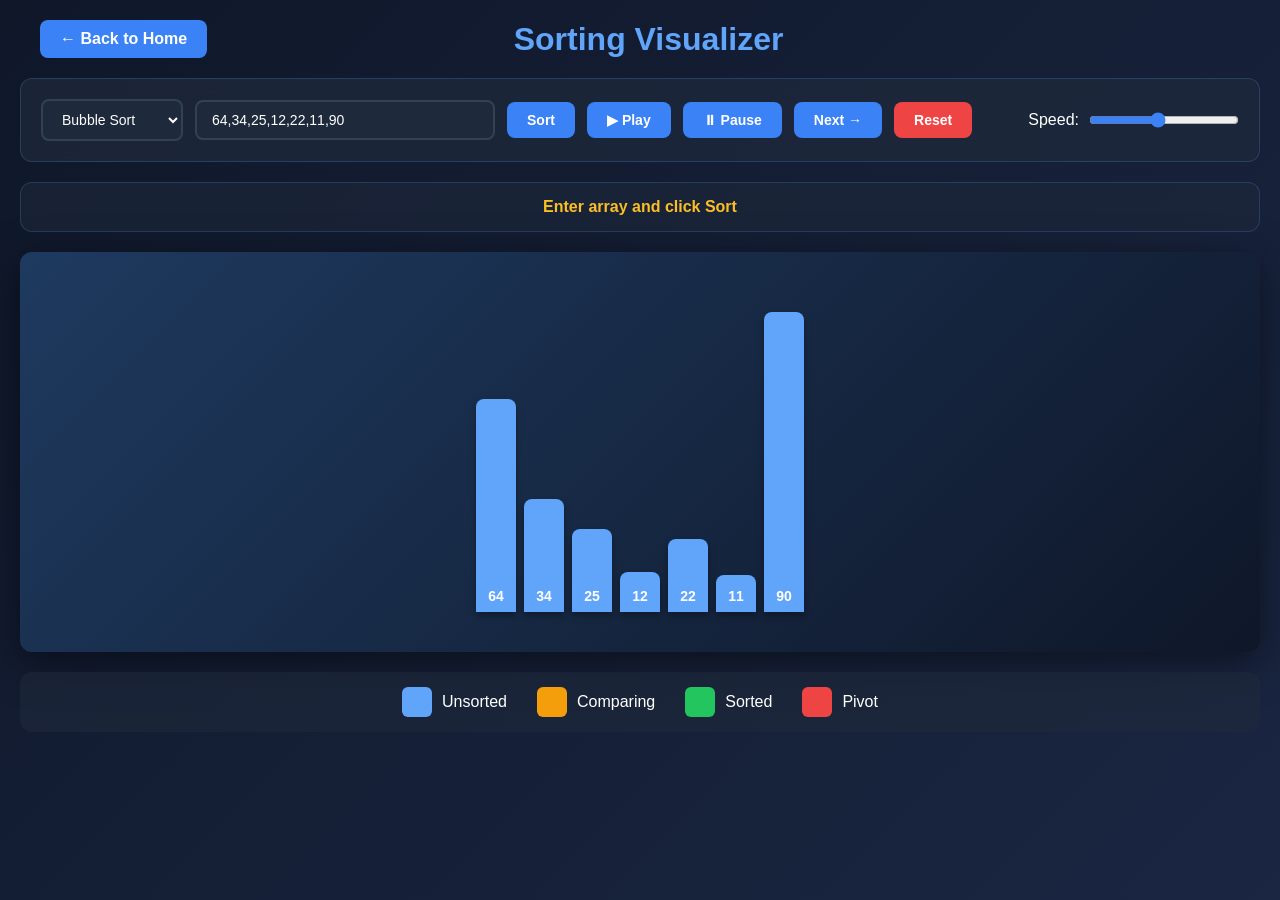
<file: src/main/resources/templates/sorting.html>
<!DOCTYPE html>
<html lang="en">
<head>
    <meta charset="UTF-8">
    <meta name="viewport" content="width=device-width, initial-scale=1.0">
    <title>Sorting Visualizer</title>
    <style>
        * {
            margin: 0;
            padding: 0;
            box-sizing: border-box;
        }
        body {
            font-family: 'Segoe UI', Tahoma, Geneva, Verdana, sans-serif;
            background: linear-gradient(135deg, #0f1729 0%, #1a2642 100%);
            color: #fff;
            min-height: 100vh;
            padding: 20px;
        }
    .header {
            display: flex;
            align-items: center;
            justify-content: space-between;
            margin-bottom: 20px;
            padding: 0 20px;
        }
    .back-btn {
            background: #3b82f6;
            color: white;
            padding: 10px 20px;
            border: none;
            border-radius: 8px;
            cursor: pointer;
            font-weight: 600;
            text-decoration: none;
            display: inline-block;
        }
    .back-btn:hover {
            background: #2563eb;
        }
        h1 {
            color: #60a5fa;
            font-size: 32px;
            text-align: center;
            flex: 1;
        }
    .control-panel {
            background: rgba(30, 41, 59, 0.8);
            backdrop-filter: blur(10px);
            border-radius: 12px;
            padding: 20px;
            margin-bottom: 20px;
            display: flex;
            gap: 12px;
            align-items: center;
            flex-wrap: wrap;
            border: 1px solid rgba(96, 165, 250, 0.2);
        }
        select, input {
            background: #1e293b;
            color: white;
            border: 2px solid #334155;
            padding: 10px 15px;
            border-radius: 8px;
            font-size: 14px;
            outline: none;
        }
        select:focus, input:focus {
            border-color: #3b82f6;
        }
        input[type="text"] {
            width: 300px;
        }
        button {
            padding: 10px 20px;
            border: none;
            border-radius: 8px;
            cursor: pointer;
            font-weight: 600;
            font-size: 14px;
            transition: all 0.3s;
        }
    .btn-sort,.btn-play,.btn-pause,.btn-next {
            background: #3b82f6;
            color: white;
        }
    .btn-sort:hover,.btn-play:hover,.btn-pause:hover,.btn-next:hover {
            background: #2563eb;
            transform: translateY(-2px);
        }
    .btn-reset {
            background: #ef4444;
            color: white;
        }
    .btn-reset:hover {
            background: #dc2626;
        }
        button:disabled {
            opacity: 0.5;
            cursor: not-allowed;
            transform: none!important;
        }
    .speed-control {
            display: flex;
            align-items: center;
            gap: 10px;
            margin-left: auto;
        }
    .speed-control input[type="range"] {
            width: 150px;
            accent-color: #3b82f6;
        }
    .step-info {
            background: rgba(30, 41, 59, 0.6);
            border-radius: 12px;
            padding: 15px;
            margin-bottom: 20px;
            text-align: center;
            border: 1px solid rgba(96, 165, 250, 0.2);
        }
    .step-counter {
            color: #fbbf24;
            font-size: 16px;
            font-weight: 600;
        }
        #barsContainer {
            background: linear-gradient(135deg, #1e3a5f 0%, #0f1729 100%);
            border-radius: 12px;
            padding: 40px 20px;
            min-height: 400px;
            display: flex;
            align-items: flex-end;
            justify-content: center;
            gap: 8px;
            box-shadow: 0 10px 40px rgba(0, 0, 0, 0.5);
        }
   .bar {
            background: #60a5fa;
            border-radius: 8px 8px 0 0;
            display: flex;
            align-items: flex-end;
            justify-content: center;
            padding-bottom: 8px;
            color: white;
            font-weight: bold;
            font-size: 14px;
            transition: all 0.3s ease;
            min-width: 40px;
            box-shadow: 0 4px 6px rgba(0, 0, 0, 0.3);
        }
   .bar.comparing {
            background: #f59e0b!important;
            box-shadow: 0 0 20px rgba(245, 158, 11, 0.8);
            transform: scale(1.05);
        }
   .bar.sorted {
            background: #22c55e!important;
            box-shadow: 0 0 20px rgba(34, 197, 94, 0.6);
        }
   .bar.pivot {
            background: #ef4444!important;
            box-shadow: 0 0 20px rgba(239, 68, 68, 0.8);
        }
   .legend {
            display: flex;
            gap: 30px;
            justify-content: center;
            margin-top: 20px;
            padding: 15px;
            background: rgba(30, 41, 59, 0.6);
            border-radius: 12px;
        }
   .legend-item {
            display: flex;
            align-items: center;
            gap: 10px;
        }
   .legend-box {
            width: 30px;
            height: 30px;
            border-radius: 6px;
        }
    </style>
</head>
<body>
    <div class="header">
        <a href="/" class="back-btn">← Back to Home</a>
        <h1>Sorting Visualizer</h1>
        <div style="width: 150px;"></div>
    </div>

    <div class="control-panel">
        <select id="algoSelect">
            <option value="bubble">Bubble Sort</option>
            <option value="selection">Selection Sort</option>
            <option value="insertion">Insertion Sort</option>
            <option value="merge">Merge Sort</option>
            <option value="quick">Quick Sort</option>
        </select>

        <input type="text" id="arrayInput" value="64,34,25,12,22,11,90" placeholder="64,34,25,12,22">

        <button class="btn-sort" id="sortBtn">Sort</button>
        <button class="btn-play" id="playBtn">▶ Play</button>
        <button class="btn-pause" id="pauseBtn">⏸ Pause</button>
        <button class="btn-next" id="nextBtn">Next →</button>
        <button class="btn-reset" id="resetBtn">Reset</button>

        <div class="speed-control">
            <span>Speed:</span>
            <input type="range" id="speed" min="1" max="10" value="5">
        </div>
    </div>

    <div class="step-info">
        <div class="step-counter" id="message">Enter array and click Sort</div>
    </div>

    <div id="barsContainer"></div>

    <div class="legend">
        <div class="legend-item">
            <div class="legend-box" style="background: #60a5fa;"></div>
            <span>Unsorted</span>
        </div>
        <div class="legend-item">
            <div class="legend-box" style="background: #f59e0b;"></div>
            <span>Comparing</span>
        </div>
        <div class="legend-item">
            <div class="legend-box" style="background: #22c55e;"></div>
            <span>Sorted</span>
        </div>
        <div class="legend-item">
            <div class="legend-box" style="background: #ef4444;"></div>
            <span>Pivot</span>
        </div>
    </div>

    <script>
        let steps = [];
        let currentStep = 0;
        let isPlaying = false;
        let playInterval;
        let originalArray = [];

        function renderArray(arr, comparing = [], sorted = [], pivot = -1) {
            const container = document.getElementById('barsContainer');
            container.innerHTML = '';

            const maxVal = Math.max(...arr);
            const height = 300;

            arr.forEach((val, idx) => {
                const bar = document.createElement('div');
                bar.className = 'bar';

                // Color logic - order matters
                if (sorted.includes(idx)) {
                    bar.classList.add('sorted');
                } else if (idx === pivot && pivot!== -1) {
                    bar.classList.add('pivot');
                } else if (comparing.includes(idx)) {
                    bar.classList.add('comparing');
                }

                bar.style.height = `${(val / maxVal) * height}px`;
                bar.textContent = val;
                container.appendChild(bar);
            });
        }

        async function sortArray() {
            const algo = document.getElementById('algoSelect').value;
            const arrStr = document.getElementById('arrayInput').value;

            if (!arrStr.trim()) {
                alert('Enter array');
                return;
            }

            try {
                originalArray = arrStr.split(',').map(x => parseInt(x.trim()));
                document.getElementById('message').textContent = 'Loading...';

                const res = await fetch(`/sort/${algo}?arr=${arrStr}`);
                if (!res.ok) throw new Error('Backend error');

                steps = await res.json();
                currentStep = 0;
                isPlaying = false;

                updateVisualization();
                document.getElementById('message').textContent = `Array loaded. ${steps.length} steps. Click Play or Next.`;
            } catch (err) {
                alert('Error: ' + err.message);
                console.error(err);
                document.getElementById('message').textContent = 'Error: Check console';
            }
        }

        function updateVisualization() {
            if (currentStep >= steps.length) {
                stopAnimation();
                return;
            }

            const step = steps[currentStep];

            const arr = step.array || originalArray;
            const comparing = step.comparing || [];
            const sorted = step.sorted || [];
            const pivot = step.pivot!== undefined? step.pivot : -1;

            renderArray(arr, comparing, sorted, pivot);

            document.getElementById('message').textContent =
                `Step ${currentStep + 1}/${steps.length}: ${step.message || 'Processing...'}`;
        }

        function playAnimation() {
            if (isPlaying) return;
            if (steps.length === 0) {
                sortArray();
                return;
            }

            isPlaying = true;
            const speed = 11 - document.getElementById('speed').value;
            playInterval = setInterval(() => {
                if (currentStep < steps.length - 1) {
                    currentStep++;
                    updateVisualization();
                } else {
                    stopAnimation();
                }
            }, speed * 100);
        }

        function stopAnimation() {
            isPlaying = false;
            clearInterval(playInterval);
        }

        function nextStep() {
            if (currentStep < steps.length - 1) {
                currentStep++;
                updateVisualization();
            }
        }

        function resetArray() {
            stopAnimation();
            currentStep = 0;
            if (steps.length > 0) {
                updateVisualization();
            } else {
                const arrStr = document.getElementById('arrayInput').value;
                originalArray = arrStr.split(',').map(x => parseInt(x.trim()));
                renderArray(originalArray);
            }
        }

        // Event listeners
        document.getElementById('sortBtn').onclick = sortArray;
        document.getElementById('playBtn').onclick = playAnimation;
        document.getElementById('pauseBtn').onclick = stopAnimation;
        document.getElementById('nextBtn').onclick = nextStep;
        document.getElementById('resetBtn').onclick = resetArray;

        document.getElementById('speed').addEventListener('input', () => {
            if (isPlaying) {
                stopAnimation();
                playAnimation();
            }
        });

        // Initial render
        window.onload = () => {
            const arrStr = document.getElementById('arrayInput').value;
            originalArray = arrStr.split(',').map(x => parseInt(x.trim()));
            renderArray(originalArray);
        };
    </script>
</body>
</html>
</file>
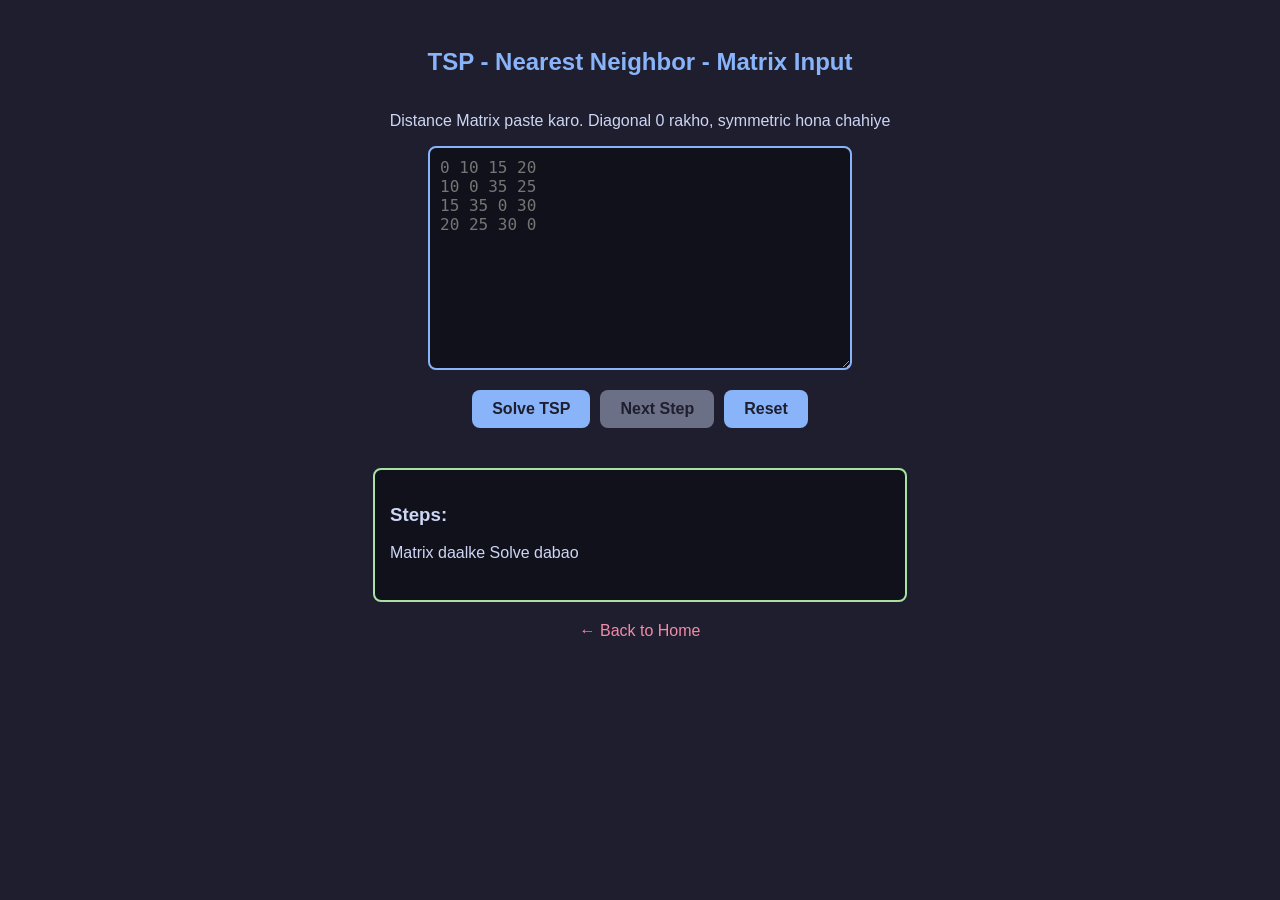
<file: src/main/resources/templates/tsp.html>
<!DOCTYPE html>
<html xmlns:th="http://www.thymeleaf.org">
<head>
    <title>TSP - Distance Matrix</title>
    <style>
        body {font-family: Arial; background: #1e1e2e; color: #cdd6f4; padding: 20px; display: flex; flex-direction: column; align-items: center;}
        h2 {color: #89b4fa;}
        textarea {width: 400px; height: 200px; background: #11111b; color: #cdd6f4; border: 2px solid #89b4fa; border-radius: 8px; padding: 10px; font-size: 16px; font-family: monospace;}
      .controls {margin: 20px 0; display: flex; gap: 10px;}
        button {padding: 10px 20px; font-size: 16px; border: none; border-radius: 8px; background: #89b4fa; color: #1e1e2e; cursor: pointer; font-weight: bold;}
        button:hover {background: #74c7ec;}
        button:disabled {background: #6c7086; cursor: not-allowed;}
        #output {margin-top: 20px; width: 500px; background: #11111b; padding: 15px; border-radius: 8px; border: 2px solid #a6e3a1; min-height: 100px;}
      .step {margin: 8px 0; padding: 8px; background: #313244; border-radius: 5px;}
        a {margin-top: 20px; color: #f38ba8; text-decoration: none;}
    </style>
</head>
<body>
    <h2>TSP - Nearest Neighbor - Matrix Input</h2>

    <p>Distance Matrix paste karo. Diagonal 0 rakho, symmetric hona chahiye</p>
    <textarea id="matrixInput" placeholder="0 10 15 20
10 0 35 25
15 35 0 30
20 25 30 0"></textarea>

    <div class="controls">
        <button onclick="solveTSP()">Solve TSP</button>
        <button onclick="nextStep()" id="nextBtn" disabled>Next Step</button>
        <button onclick="resetAll()">Reset</button>
    </div>

    <div id="output">
        <h3>Steps:</h3>
        <div id="stepsList">Matrix daalke Solve dabao</div>
    </div>

    <a href="/">← Back to Home</a>

    <script>
        let steps = [];
        let currentStep = 0;

        async function solveTSP() {
            const input = document.getElementById('matrixInput').value.trim();
            if(!input) {
                alert('Matrix daalo pehle!');
                return;
            }

            const rows = input.split('\n').map(r => r.trim().split(/\s+/).map(Number));

            try {
                const response = await fetch('/tsp/solve', {
                    method: 'POST',
                    headers: {'Content-Type': 'application/json'},
                    body: JSON.stringify(rows)
                });

                steps = await response.json();
                console.log("Steps:", steps);
                currentStep = 0;
                document.getElementById('nextBtn').disabled = false;
                document.getElementById('stepsList').innerHTML = '';
                showStep();
            } catch(err) {
                alert('Error: ' + err.message);
            }
        }

        function showStep() {
            const div = document.getElementById('stepsList');

            if(currentStep < steps.length) {
                const s = steps[currentStep];
                div.innerHTML += `<div class="step"><b>Step ${currentStep+1}:</b> ${s.description} <br> Path: [${s.visitedOrder.join(' -> ')}] <br> Total Distance: ${s.totalDistance.toFixed(2)}</div>`;
                currentStep++;
            } else {
                document.getElementById('nextBtn').disabled = true;
                div.innerHTML += `<div class="step" style="background:#a6e3a1;color:#1e1e2e"><b>Complete!</b></div>`;
            }
        }

        function nextStep() {
            showStep();
        }

        function resetAll() {
            steps = [];
            currentStep = 0;
            document.getElementById('stepsList').innerHTML = 'Matrix daalke Solve dabao';
            document.getElementById('nextBtn').disabled = true;
            document.getElementById('matrixInput').value = '';
        }
    </script>
</body>
</html>
</file>
